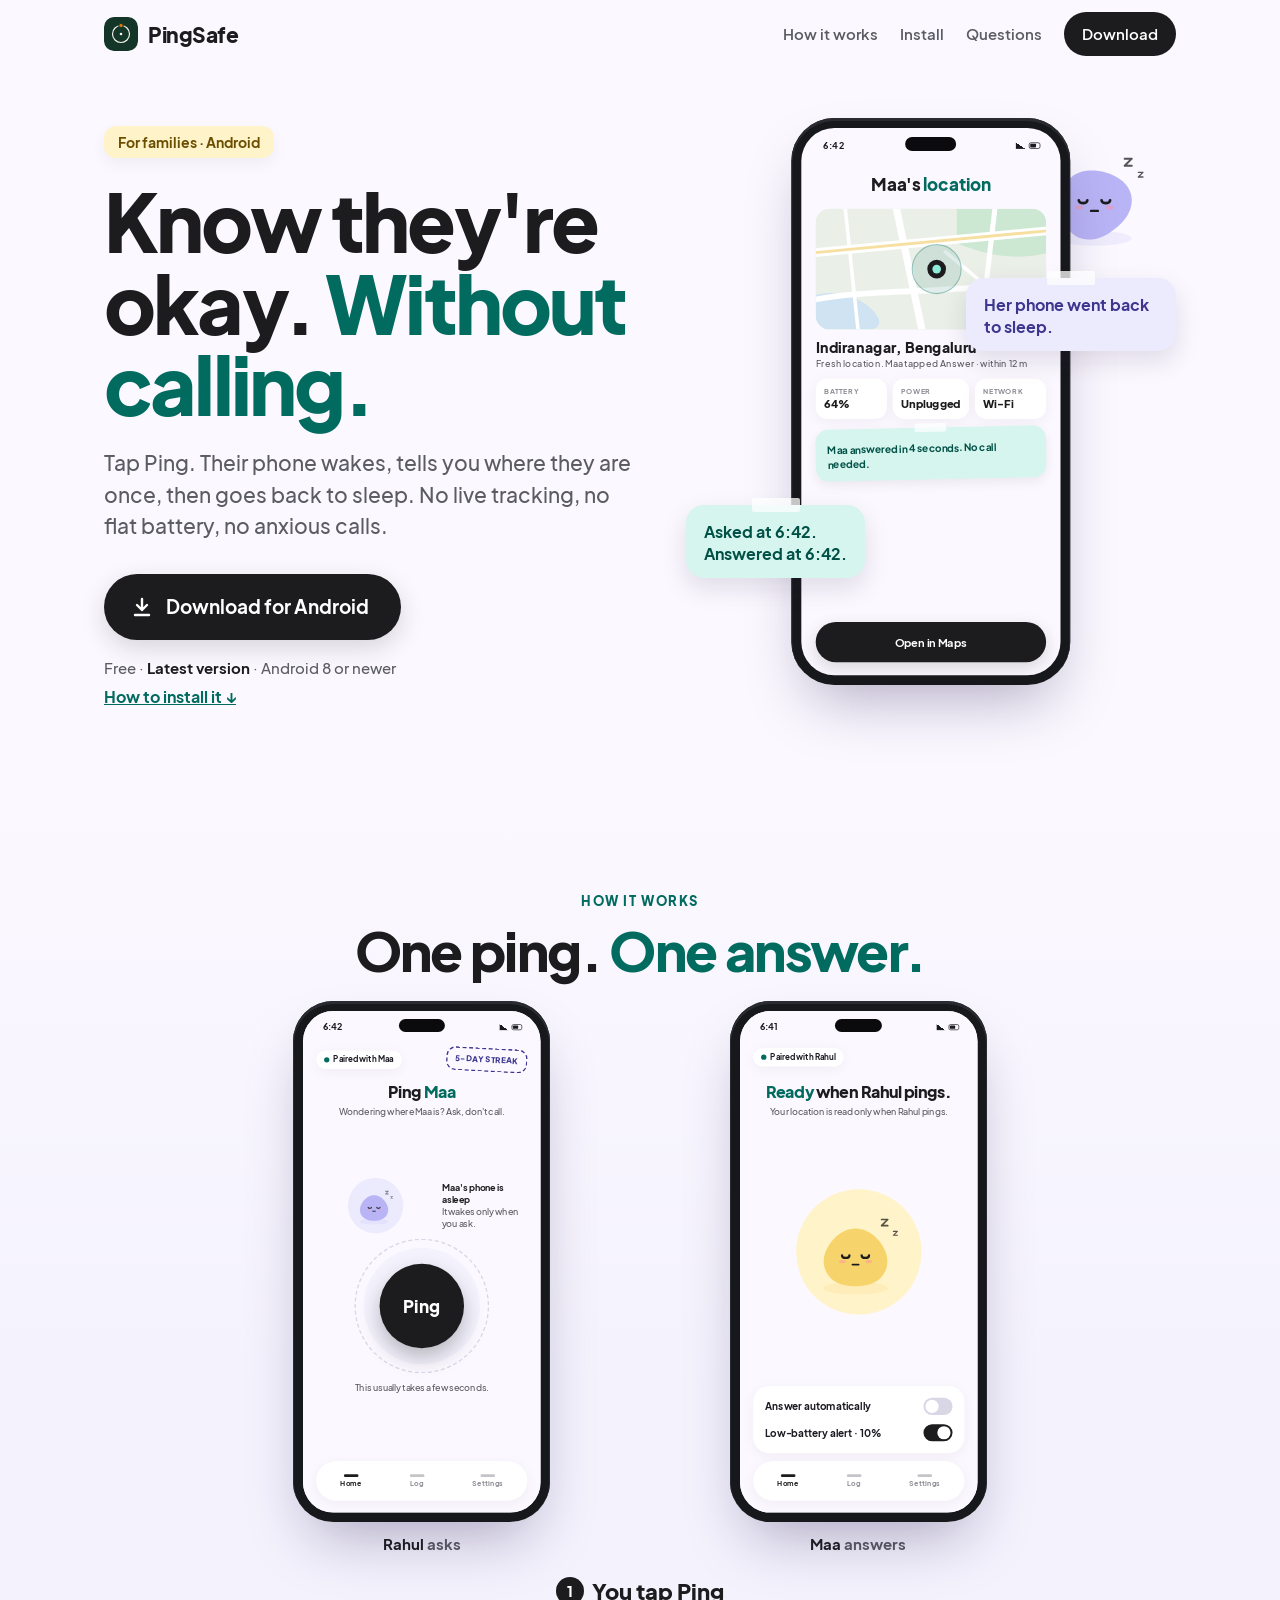
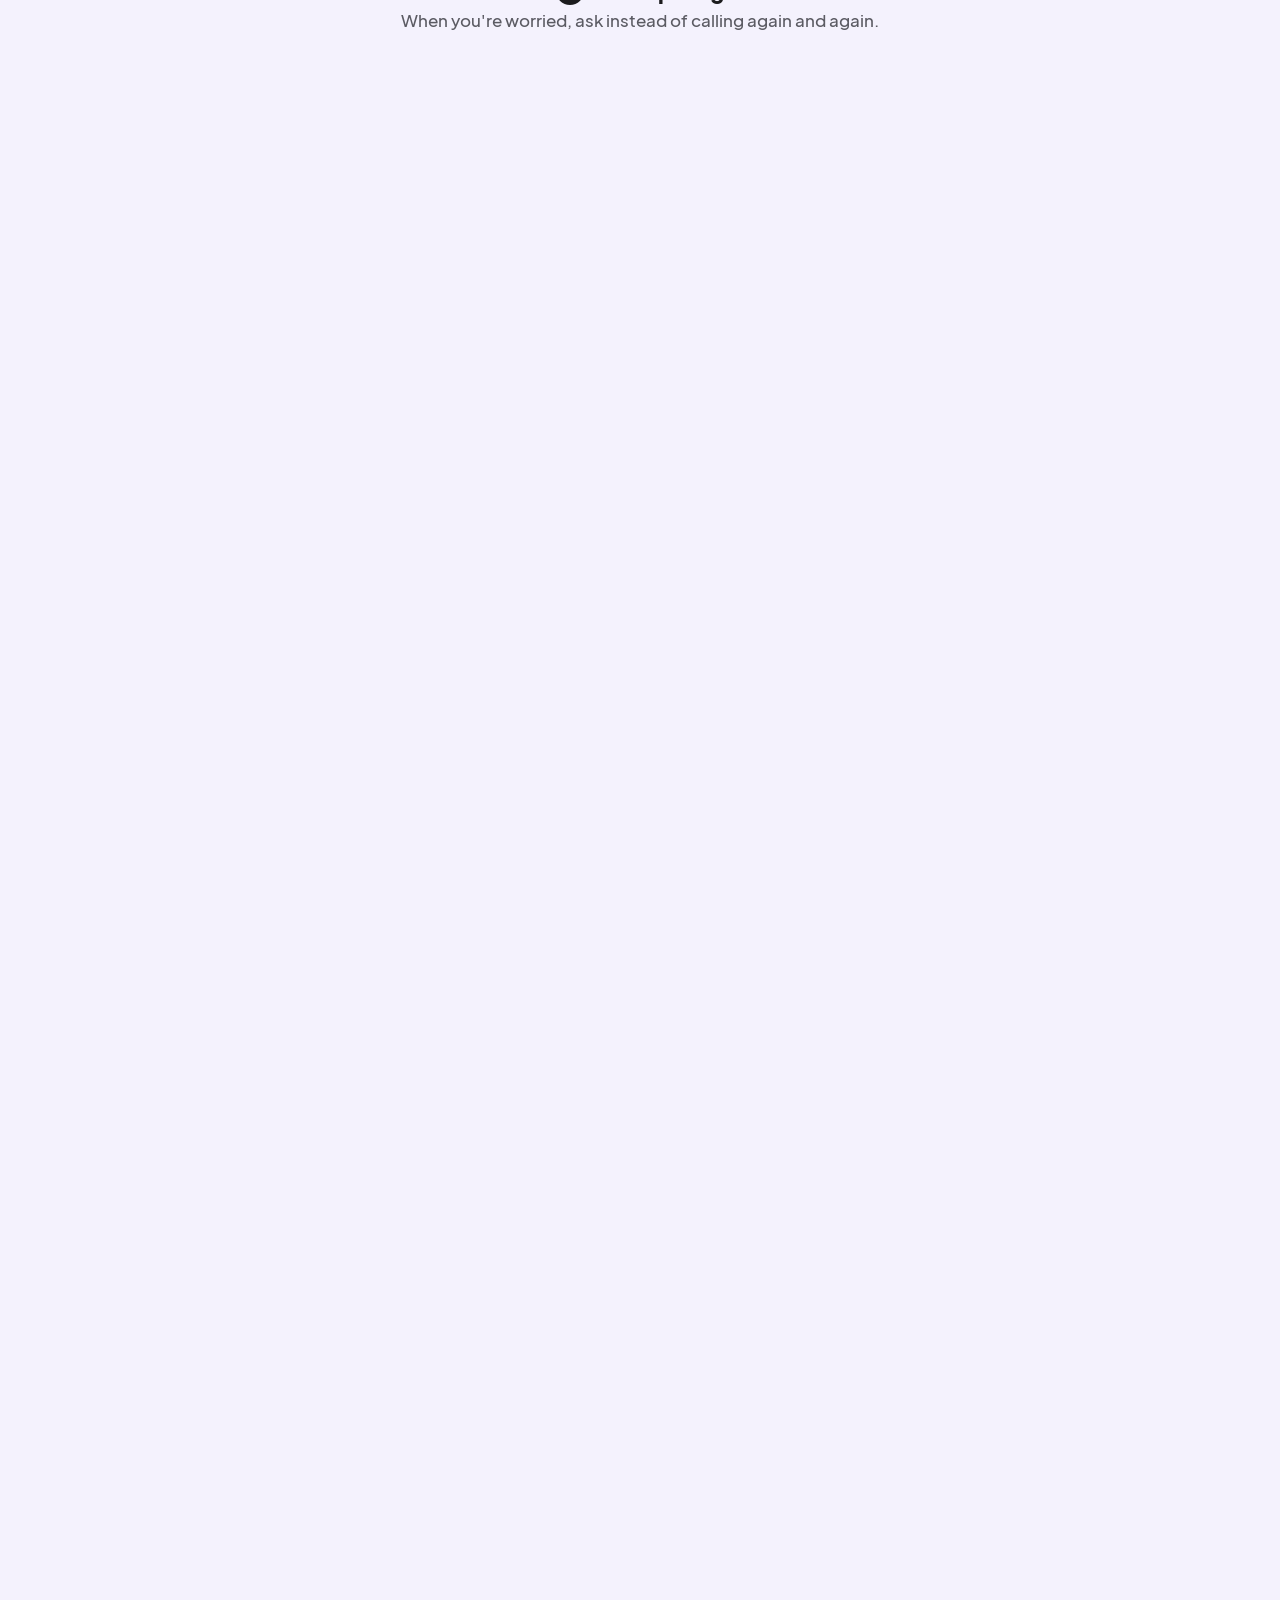
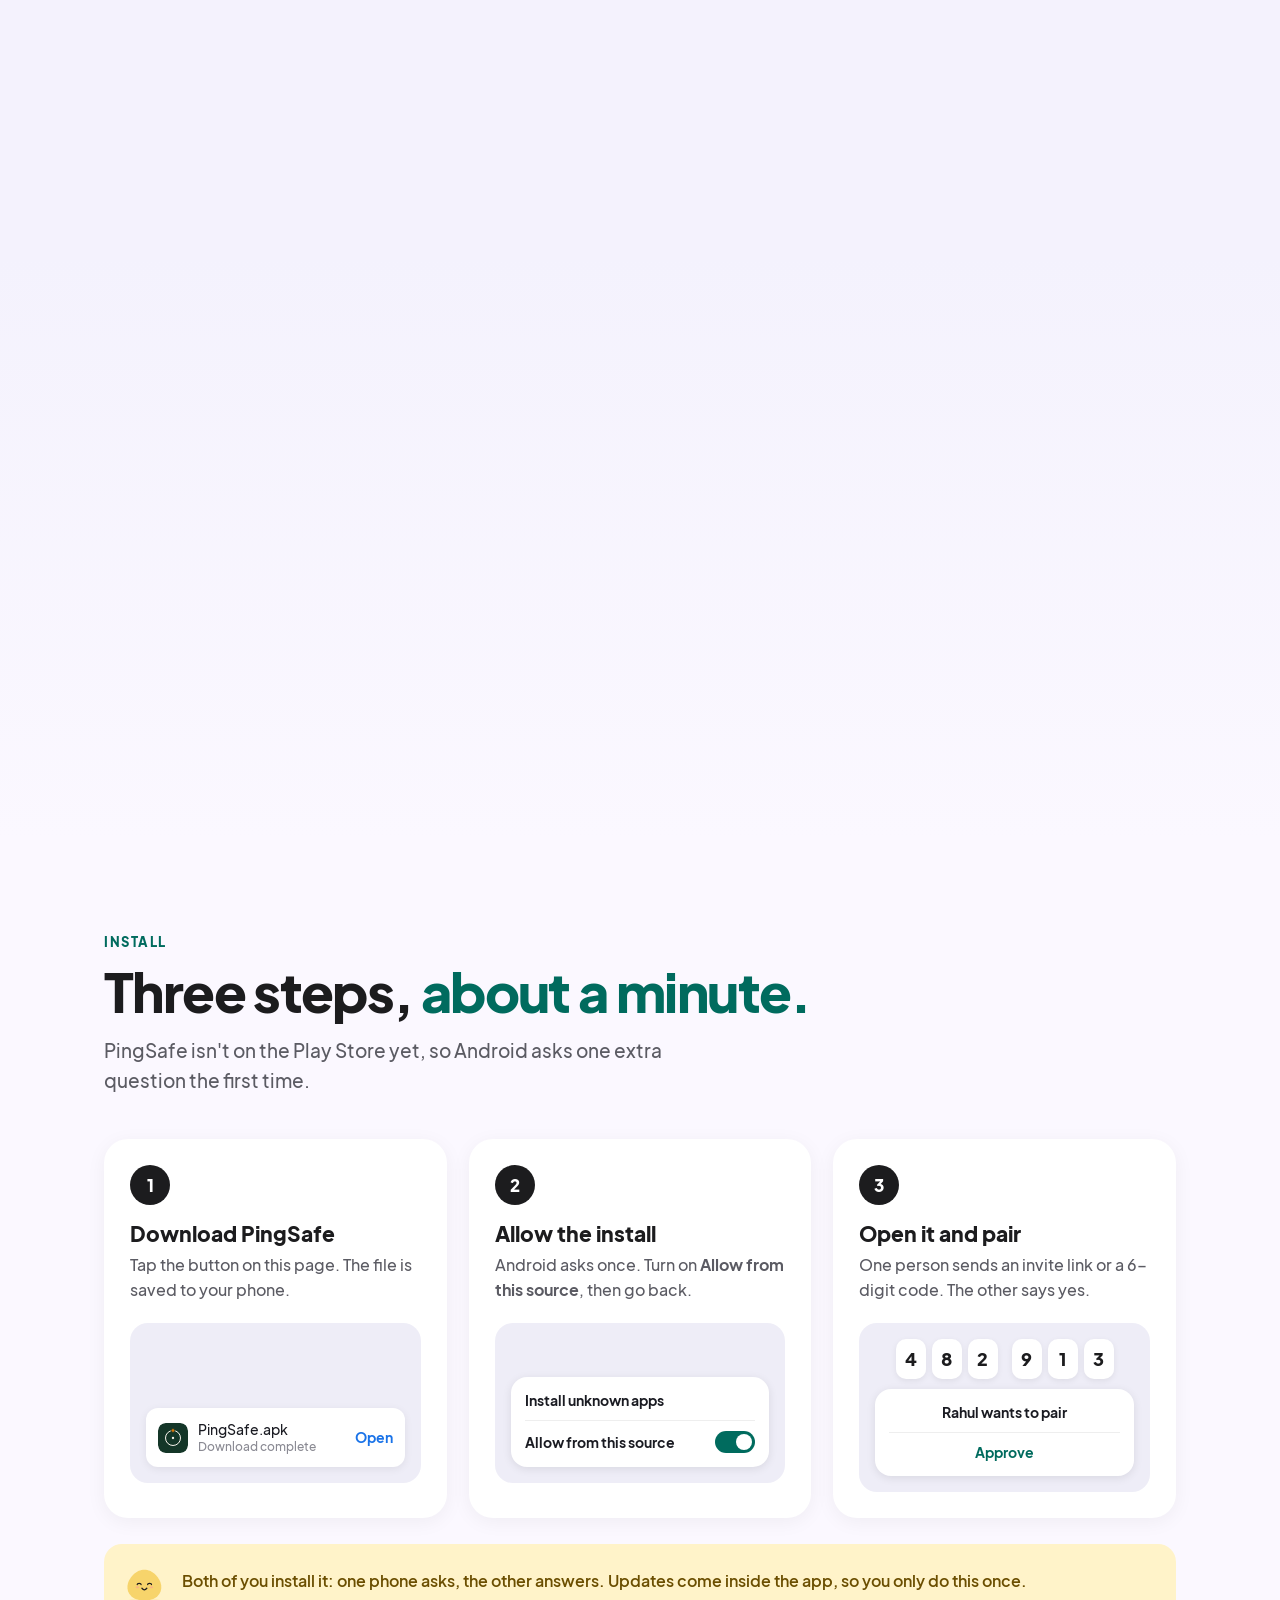
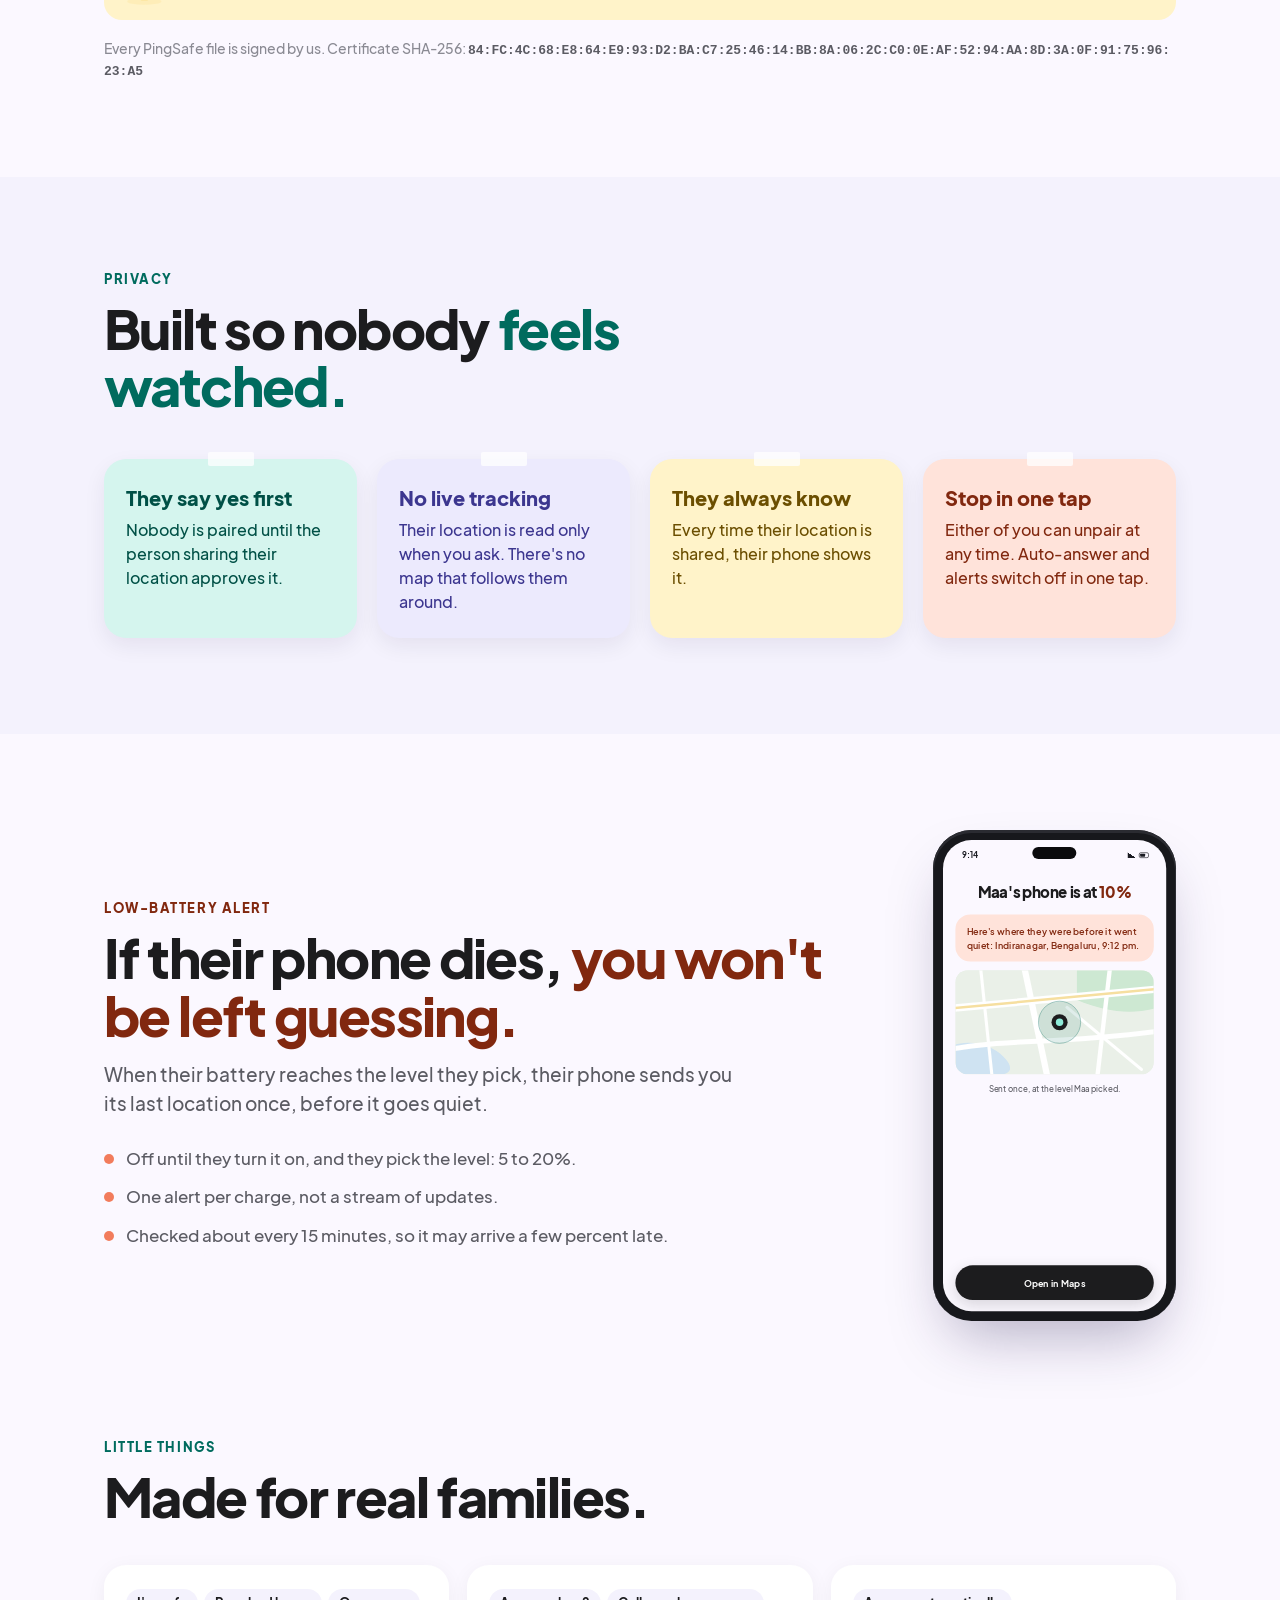
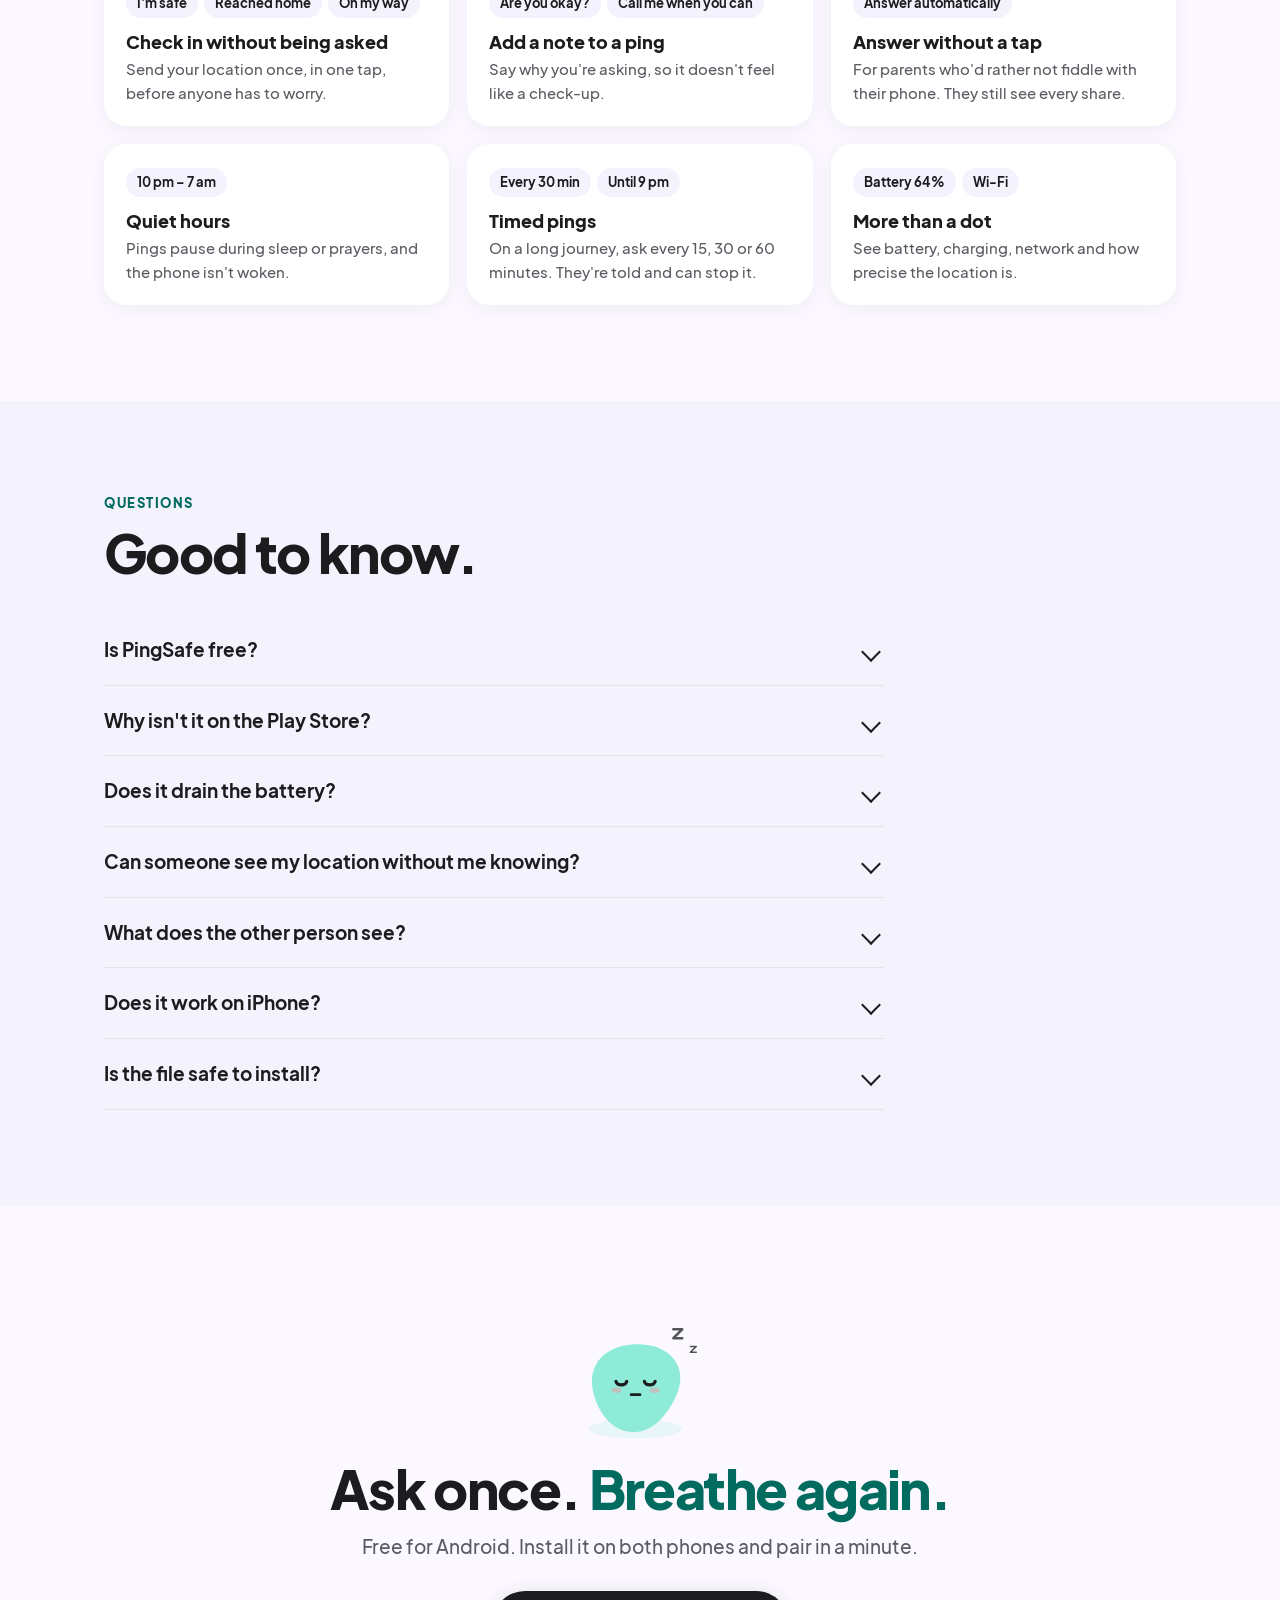
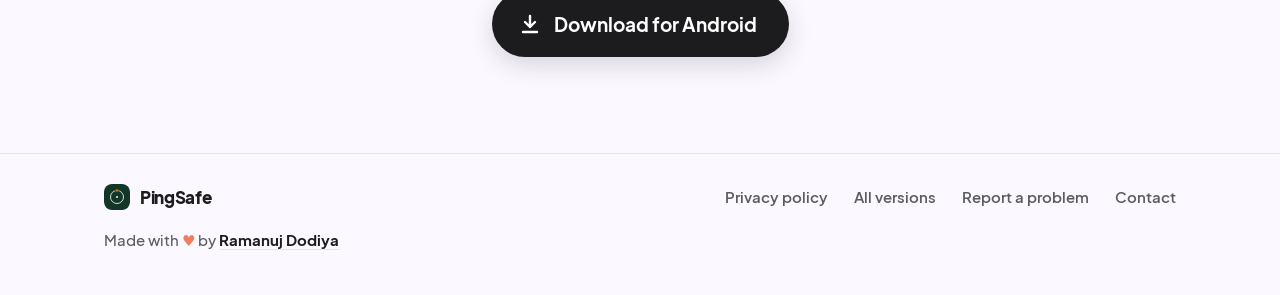
<file: index.html>
<!DOCTYPE html>
<html lang="en">
<head>
<meta charset="utf-8">
<meta name="viewport" content="width=device-width, initial-scale=1">
<title>PingSafe · Know they're okay, without calling</title>
<meta name="description" content="Tap Ping and see where someone you love is, with their battery and the time. Their phone sleeps until you ask. No live tracking. Free for Android.">
<meta name="theme-color" content="#FBF8FF">
<link rel="icon" href="assets/icon.svg" type="image/svg+xml">
<link rel="apple-touch-icon" href="assets/icon-180.png">
<meta property="og:type" content="website">
<meta property="og:url" content="https://pingsafeapp.github.io/">
<meta property="og:title" content="PingSafe · Know they're okay, without calling">
<meta property="og:description" content="Ask once, they answer once, and their phone goes back to sleep. No live tracking. Free for Android.">
<meta property="og:image" content="https://pingsafeapp.github.io/assets/og.png">
<meta name="twitter:card" content="summary_large_image">
<link rel="preload" href="assets/fonts/plus_jakarta_sans_extrabold.ttf" as="font" type="font/ttf" crossorigin>
<link rel="stylesheet" href="assets/ui.css">
<link rel="stylesheet" href="assets/site.css">
<script>document.documentElement.classList.toggle('js-motion', !matchMedia('(prefers-reduced-motion: reduce)').matches)</script>
</head>
<body>
<a class="skip" href="#main">Skip to content</a>

<header class="site-head">
  <div class="wrap">
    <a class="brand" href="#top"><img src="assets/icon.svg" alt="">PingSafe</a>
    <nav aria-label="Page">
      <a href="#how">How it works</a>
      <a href="#install">Install</a>
      <a href="#faq">Questions</a>
      <a class="btn-sm" href="https://github.com/ramanujdodiya22/pingsafe-releases/releases/latest/download/PingSafe.apk">Download</a>
    </nav>
  </div>
</header>

<main id="main">
  <!-- Hero: the answer is the hero picture; the button is the one action. -->
  <div class="wrap hero" id="top">
    <div>
      <span class="eyebrow" data-in="note">For families · Android</span>
      <h1 data-in="title">Know they're okay. <em>Without calling.</em></h1>
      <p class="lead" data-in="text">Tap Ping. Their phone wakes, tells you where they are once, then goes back to sleep. No live tracking, no flat battery, no anxious calls.</p>
      <div data-in="text">
        <a class="btn" id="download" href="https://github.com/ramanujdodiya22/pingsafe-releases/releases/latest/download/PingSafe.apk">
          <svg viewBox="0 0 24 24" fill="none" stroke="currentColor" stroke-width="2.4" stroke-linecap="round" stroke-linejoin="round"><path d="M12 4v11m0 0-5-5m5 5 5-5M5 20h14"/></svg>
          Download for Android
        </a>
        <p class="meta">Free · <b data-version>Latest version</b><span data-size></span> · Android 8 or newer</p>
        <a class="howlink" href="#install">How to install it ↓</a>
      </div>
    </div>
    <div class="hero-art" aria-hidden="true">
      <i class="blob peek" data-color="#B9B4F5" data-mood="sleepy" data-seed="2" data-in="pop"></i>
      <div data-phone="checkerResult" data-s=".72"></div>
      <div class="sticky s1" data-in="drop">Asked at 6:42.<br>Answered at 6:42.</div>
      <div class="sticky s2" data-in="drop">Her phone went back to sleep.</div>
    </div>
  </div>

  <!-- Story: one ping travels from Rahul's phone to Maa's and the answer comes back (scroll-driven). -->
  <section class="story" id="how" aria-labelledby="how-title">
    <div class="story-pin">
      <div class="wrap story-head">
        <p class="kicker">How it works</p>
        <h2 id="how-title">One ping. <em>One answer.</em></h2>
      </div>
      <div class="stage" aria-hidden="true">
        <div>
          <div class="phone" id="ph-a"><div class="scr">
            <div class="sv" data-v="checkerHome"></div><div class="sv" data-v="checkerWaiting"></div><div class="sv" data-v="checkerResult"></div>
          </div></div>
          <p class="who"><b>Rahul</b> asks</p>
        </div>
        <div>
          <div class="phone" id="ph-b"><div class="scr">
            <div class="sv" data-v="sharerHome"></div><div class="sv" data-v="sharerAnswer"></div><div class="sv" data-v="sharerSent"></div>
          </div></div>
          <p class="who"><b>Maa</b> answers</p>
        </div>
        <div class="travel">
          <span class="pulse"></span>
          <span class="answer-card"><i class="blob" data-color="#8EEBD8" data-mood="happy" data-nozz></i>Indiranagar · 64%</span>
        </div>
      </div>
      <div class="beats wrap">
        <p class="beat"><b><span class="n">1</span>You tap Ping</b><span>When you're worried, ask instead of calling again and again.</span></p>
        <p class="beat"><b><span class="n">2</span>Their phone wakes</b><span>They answer with one tap, or let PingSafe answer for them. They always see it.</span></p>
        <p class="beat"><b><span class="n">3</span>Back in seconds</b><span>Place, battery and the time. Then their phone goes back to sleep.</span></p>
      </div>
    </div>
  </section>

  <!-- Install -->
  <section id="install" aria-labelledby="install-title">
    <div class="wrap">
      <p class="kicker">Install</p>
      <h2 id="install-title">Three steps, <em>about a minute.</em></h2>
      <p class="sub">PingSafe isn't on the Play Store yet, so Android asks one extra question the first time.</p>
      <ol class="steps" role="list">
        <li class="step" data-in="step">
          <div class="num">1</div>
          <h3>Download PingSafe</h3>
          <p>Tap the button on this page. The file is saved to your phone.</p>
          <div class="draw" aria-hidden="true">
            <div class="dl"><img src="assets/icon.svg" alt=""><span class="t">PingSafe.apk<small>Download complete</small></span><b>Open</b></div>
          </div>
        </li>
        <li class="step" data-in="step">
          <div class="num">2</div>
          <h3>Allow the install</h3>
          <p>Android asks once. Turn on <b>Allow from this source</b>, then go back.</p>
          <div class="draw" aria-hidden="true">
            <div class="dialog"><b>Install unknown apps</b><div class="row">Allow from this source<span class="toggle"></span></div></div>
          </div>
        </li>
        <li class="step" data-in="step">
          <div class="num">3</div>
          <h3>Open it and pair</h3>
          <p>One person sends an invite link or a 6-digit code. The other says yes.</p>
          <div class="draw" aria-hidden="true">
            <div class="code"><span>4</span><span>8</span><span>2</span><span>9</span><span>1</span><span>3</span></div>
            <div class="dialog" style="text-align:center"><b>Rahul wants to pair</b><div class="row" style="justify-content:center;color:var(--teal)">Approve</div></div>
          </div>
        </li>
      </ol>
      <p class="both" data-in="text"><i class="blob" data-color="#F7D46B" data-mood="happy" data-nozz></i>Both of you install it: one phone asks, the other answers. Updates come inside the app, so you only do this once.</p>
      <p class="signed">Every PingSafe file is signed by us. Certificate SHA-256: <code>84:FC:4C:68:E8:64:E9:93:D2:BA:C7:25:46:14:BB:8A:06:2C:C0:0E:AF:52:94:AA:8D:3A:0F:91:75:96:23:A5</code></p>
    </div>
  </section>

  <!-- Promises -->
  <section aria-labelledby="prom-title" style="background:var(--low)">
    <div class="wrap">
      <p class="kicker">Privacy</p>
      <h2 id="prom-title">Built so nobody <em>feels watched.</em></h2>
      <div class="promises">
        <div class="promise" data-in="drop"><h3>They say yes first</h3><p>Nobody is paired until the person sharing their location approves it.</p></div>
        <div class="promise" data-in="drop"><h3>No live tracking</h3><p>Their location is read only when you ask. There's no map that follows them around.</p></div>
        <div class="promise" data-in="drop"><h3>They always know</h3><p>Every time their location is shared, their phone shows it.</p></div>
        <div class="promise" data-in="drop"><h3>Stop in one tap</h3><p>Either of you can unpair at any time. Auto-answer and alerts switch off in one tap.</p></div>
      </div>
    </div>
  </section>

  <!-- Low battery -->
  <section aria-labelledby="bat-title">
    <div class="wrap split">
      <div>
        <p class="kicker" style="color:var(--coral-i)">Low-battery alert</p>
        <h2 id="bat-title">If their phone dies, <em style="color:var(--coral-i)">you won't be left guessing.</em></h2>
        <p class="sub">When their battery reaches the level they pick, their phone sends you its last location once, before it goes quiet.</p>
        <ul class="facts">
          <li>Off until they turn it on, and they pick the level: 5 to 20%.</li>
          <li>One alert per charge, not a stream of updates.</li>
          <li>Checked about every 15 minutes, so it may arrive a few percent late.</li>
        </ul>
      </div>
      <div data-phone="lowBattery" data-s=".62" data-in="rise"></div>
    </div>
  </section>

  <!-- More -->
  <section aria-labelledby="more-title" style="padding-top:24px">
    <div class="wrap">
      <p class="kicker">Little things</p>
      <h2 id="more-title">Made for real families.</h2>
      <div class="more">
        <div class="tile" data-in="tile"><div class="tag"><span>I'm safe</span><span>Reached home</span><span>On my way</span></div><h3>Check in without being asked</h3><p>Send your location once, in one tap, before anyone has to worry.</p></div>
        <div class="tile" data-in="tile"><div class="tag"><span>Are you okay?</span><span>Call me when you can</span></div><h3>Add a note to a ping</h3><p>Say why you're asking, so it doesn't feel like a check-up.</p></div>
        <div class="tile" data-in="tile"><div class="tag"><span>Answer automatically</span></div><h3>Answer without a tap</h3><p>For parents who'd rather not fiddle with their phone. They still see every share.</p></div>
        <div class="tile" data-in="tile"><div class="tag"><span>10 pm – 7 am</span></div><h3>Quiet hours</h3><p>Pings pause during sleep or prayers, and the phone isn't woken.</p></div>
        <div class="tile" data-in="tile"><div class="tag"><span>Every 30 min</span><span>Until 9 pm</span></div><h3>Timed pings</h3><p>On a long journey, ask every 15, 30 or 60 minutes. They're told and can stop it.</p></div>
        <div class="tile" data-in="tile"><div class="tag"><span>Battery 64%</span><span>Wi-Fi</span></div><h3>More than a dot</h3><p>See battery, charging, network and how precise the location is.</p></div>
      </div>
    </div>
  </section>

  <!-- FAQ -->
  <section id="faq" aria-labelledby="faq-title" style="background:var(--low)">
    <div class="wrap">
      <p class="kicker">Questions</p>
      <h2 id="faq-title">Good to know.</h2>
      <div class="faq">
        <details><summary>Is PingSafe free?</summary><p>Yes. No account, no ads, nothing to buy.</p></details>
        <details><summary>Why isn't it on the Play Store?</summary><p>PingSafe is in testing. Until it's on the Play Store you install the file from this page, and the app tells you when a new version is ready.</p></details>
        <details><summary>Does it drain the battery?</summary><p>Very little. PingSafe never tracks location in the background. Their phone sleeps until you ask, reads its location once, and sleeps again. The only background task is the low-battery alert, and only if they turn it on: it checks the battery level (not the location) about every 15 minutes.</p></details>
        <details><summary>Can someone see my location without me knowing?</summary><p>No. You approve every pairing, your phone shows every time your location is shared, and you can unpair in one tap.</p></details>
        <details><summary>What does the other person see?</summary><p>The place, how precise it is, your battery, whether you're charging, your network and the time. Our server keeps only the latest answer, for about an hour.</p></details>
        <details><summary>Does it work on iPhone?</summary><p>Not yet. PingSafe is for Android 8 or newer, on both phones.</p></details>
        <details><summary>Is the file safe to install?</summary><p>It comes straight from PingSafe's GitHub page and is signed with our certificate (the SHA-256 is listed above). Android only installs updates signed with the same certificate.</p></details>
      </div>
    </div>
  </section>

  <div class="wrap final">
    <i class="blob" data-color="#8EEBD8" data-mood="sleepy" data-seed="3" data-in="pop"></i>
    <h2>Ask once. <em>Breathe again.</em></h2>
    <p class="sub">Free for Android. Install it on both phones and pair in a minute.</p>
    <a class="btn" href="https://github.com/ramanujdodiya22/pingsafe-releases/releases/latest/download/PingSafe.apk">
      <svg viewBox="0 0 24 24" fill="none" stroke="currentColor" stroke-width="2.4" stroke-linecap="round" stroke-linejoin="round"><path d="M12 4v11m0 0-5-5m5 5 5-5M5 20h14"/></svg>
      Download for Android
    </a>
  </div>
</main>

<footer>
  <div class="wrap">
    <a class="brand" href="#top" style="font-size:17px"><img src="assets/icon.svg" alt="" style="width:26px;height:26px;border-radius:8px">PingSafe</a>
    <span class="grow"></span>
    <a href="privacy.html">Privacy policy</a>
    <a href="https://github.com/ramanujdodiya22/pingsafe-releases/releases">All versions</a>
    <a href="https://github.com/ramanujdodiya22/pingsafe-releases/issues">Report a problem</a>
    <a href="mailto:ramanujdodiya22@gmail.com">Contact</a>
  </div>
  <div class="wrap credit">
    <p>Made with <span class="heart" aria-label="love">♥</span> by <a href="https://in.linkedin.com/in/ramanujdodiya" rel="me noopener">Ramanuj Dodiya</a></p>
  </div>
</footer>

<script src="assets/blob.js"></script>
<script src="assets/screens.js"></script>
<script src="assets/vendor/gsap.min.js"></script>
<script src="assets/vendor/ScrollTrigger.min.js"></script>
<script src="assets/vendor/lenis.min.js"></script>
<script src="assets/site.js"></script>
</body>
</html>
</file>
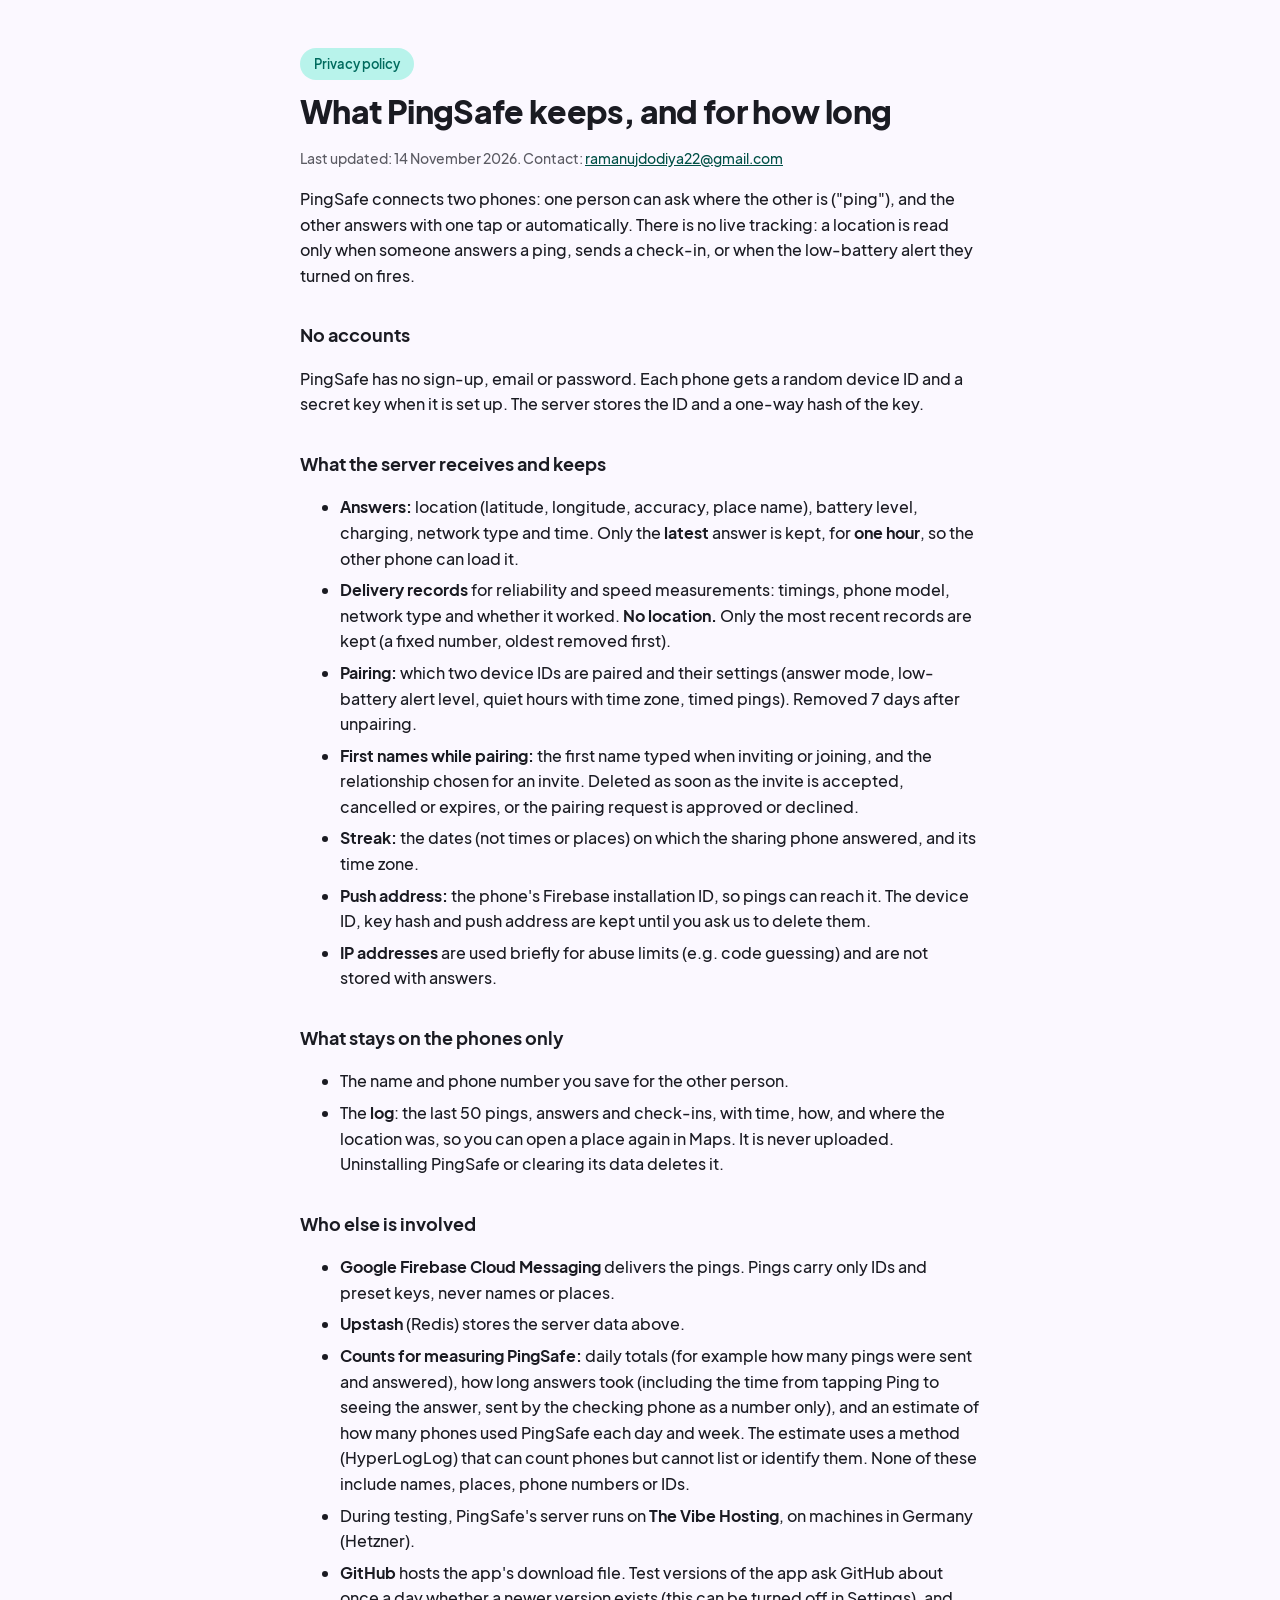
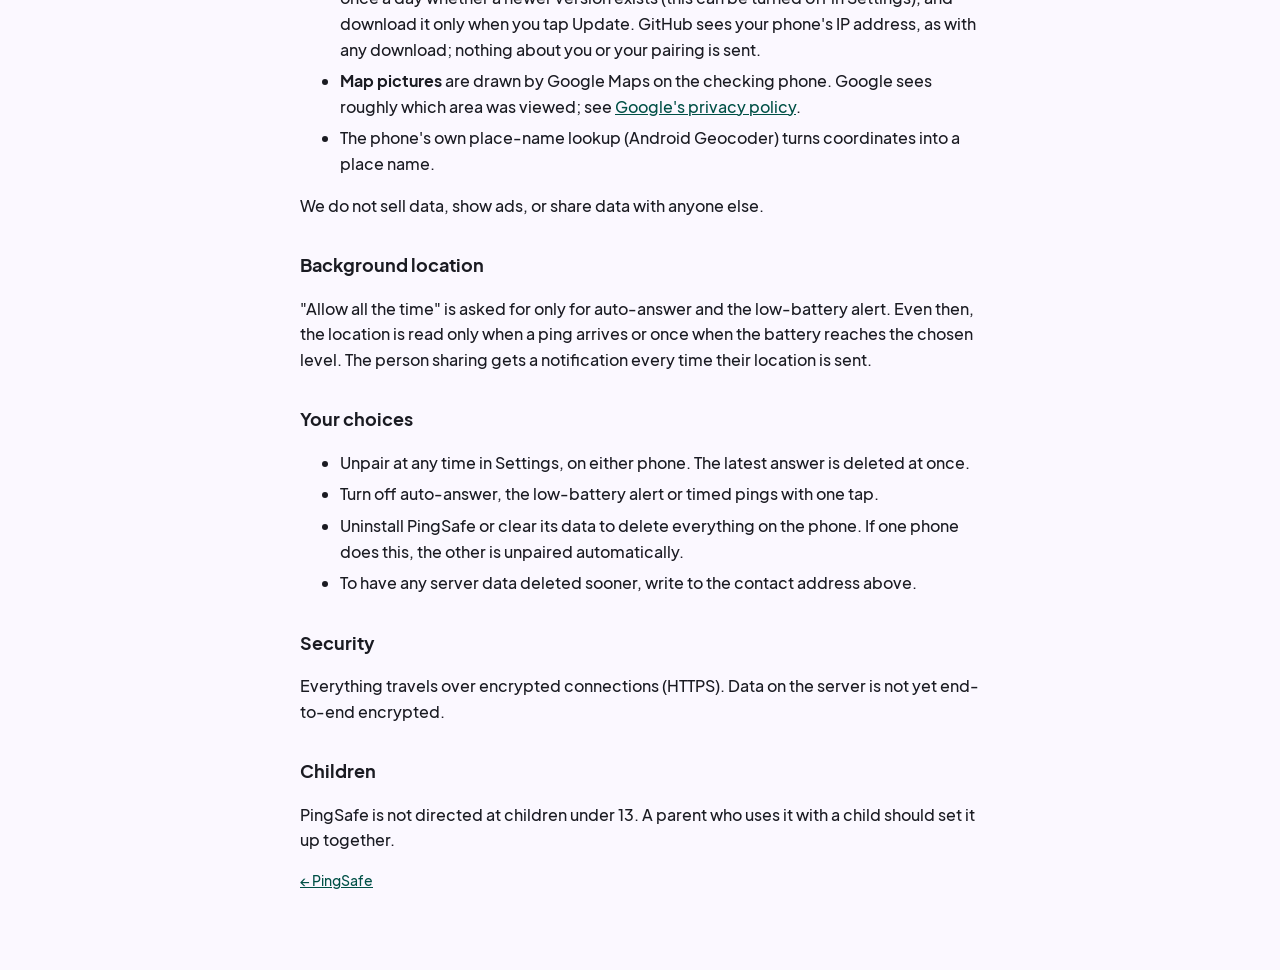
<file: privacy.html>
<!DOCTYPE html>
<html lang="en">
<head>
<meta charset="utf-8">
<meta name="viewport" content="width=device-width, initial-scale=1">
<title>PingSafe · Privacy policy</title>
<link rel="icon" href="assets/icon.svg" type="image/svg+xml">
<link rel="stylesheet" href="assets/ui.css">
<link rel="stylesheet" href="style.css">
</head>
<body>
<main>
<p class="badge">Privacy policy</p>
<h1>What PingSafe keeps, and for how long</h1>
<p class="muted">Last updated: 14 November 2026. Contact: <a href="mailto:ramanujdodiya22@gmail.com">ramanujdodiya22@gmail.com</a></p>

<p>PingSafe connects two phones: one person can ask where the other is ("ping"), and the other answers with one
tap or automatically. There is no live tracking: a location is read only when someone answers a ping, sends a
check-in, or when the low-battery alert they turned on fires.</p>

<h2>No accounts</h2>
<p>PingSafe has no sign-up, email or password. Each phone gets a random device ID and a secret key when it is set
up. The server stores the ID and a one-way hash of the key.</p>

<h2>What the server receives and keeps</h2>
<ul>
<li><b>Answers:</b> location (latitude, longitude, accuracy, place name), battery level, charging, network type
and time. Only the <b>latest</b> answer is kept, for <b>one hour</b>, so the other phone can load it.</li>
<li><b>Delivery records</b> for reliability and speed measurements: timings, phone model, network type and whether
it worked. <b>No location.</b> Only the most recent records are kept (a fixed number, oldest removed first).</li>
<li><b>Pairing:</b> which two device IDs are paired and their settings (answer mode, low-battery alert level,
quiet hours with time zone, timed pings). Removed 7 days after unpairing.</li>
<li><b>First names while pairing:</b> the first name typed when inviting or joining, and the relationship
chosen for an invite. Deleted as soon as the invite is accepted, cancelled or expires, or the pairing request is
approved or declined.</li>
<li><b>Streak:</b> the dates (not times or places) on which the sharing phone answered, and its time zone.</li>
<li><b>Push address:</b> the phone's Firebase installation ID, so pings can reach it. The device ID, key hash and push address are kept until you ask us to delete them.</li>
<li><b>IP addresses</b> are used briefly for abuse limits (e.g. code guessing) and are not stored with answers.</li>
</ul>

<h2>What stays on the phones only</h2>
<ul>
<li>The name and phone number you save for the other person.</li>
<li>The <b>log</b>: the last 50 pings, answers and check-ins, with time, how, and where the location was, so you
can open a place again in Maps. It is never uploaded. Uninstalling PingSafe or clearing its data deletes it.</li>
</ul>

<h2>Who else is involved</h2>
<ul>
<li><b>Google Firebase Cloud Messaging</b> delivers the pings. Pings carry only IDs and preset keys, never names
or places.</li>
<li><b>Upstash</b> (Redis) stores the server data above.</li>
<li><b>Counts for measuring PingSafe:</b> daily totals (for example how many pings were sent and answered),
how long answers took (including the time from tapping Ping to seeing the answer, sent by the checking phone as a
number only), and an estimate of how many phones used PingSafe each day and week. The estimate uses a method
(HyperLogLog) that can count phones but cannot list or identify them. None of these include names, places, phone
numbers or IDs.</li>
<li>During testing, PingSafe's server runs on <b>The Vibe Hosting</b>, on machines in Germany (Hetzner).</li>
<li><b>GitHub</b> hosts the app's download file. Test versions of the app ask GitHub about once a day whether a
newer version exists (this can be turned off in Settings), and download it only when you tap Update. GitHub sees
your phone's IP address, as with any download; nothing about you or your pairing is sent.</li>
<li><b>Map pictures</b> are drawn by Google Maps on the checking phone. Google sees roughly which area was
viewed; see <a href="https://policies.google.com/privacy">Google's privacy policy</a>.</li>
<li>The phone's own place-name lookup (Android Geocoder) turns coordinates into a place name.</li>
</ul>
<p>We do not sell data, show ads, or share data with anyone else.</p>

<h2>Background location</h2>
<p>"Allow all the time" is asked for only for auto-answer and the low-battery alert. Even then, the location is
read only when a ping arrives or once when the battery reaches the chosen level. The person sharing gets a
notification every time their location is sent.</p>

<h2>Your choices</h2>
<ul>
<li>Unpair at any time in Settings, on either phone. The latest answer is deleted at once.</li>
<li>Turn off auto-answer, the low-battery alert or timed pings with one tap.</li>
<li>Uninstall PingSafe or clear its data to delete everything on the phone. If one phone does this, the other is
unpaired automatically.</li>
<li>To have any server data deleted sooner, write to the contact address above.</li>
</ul>

<h2>Security</h2>
<p>Everything travels over encrypted connections (HTTPS). Data on the server is not yet end-to-end encrypted.</p>

<h2>Children</h2>
<p>PingSafe is not directed at children under 13. A parent who uses it with a child should set it up together.</p>

<p class="muted"><a href="index.html">← PingSafe</a></p>
</main>
</body>
</html>
</file>
<file: assets/ui.css>
/* PingSafe brand tokens + phone mockups. Shared by the website (site/) and the promo kit (promo/).
   Values come from the app (ui/theme/Theme.kt) and docs/design/stitch-v2/DESIGN.md. */
@font-face{font-family:'Jakarta';font-weight:400;src:url(fonts/plus_jakarta_sans_regular.ttf) format('truetype');font-display:swap}
@font-face{font-family:'Jakarta';font-weight:500;src:url(fonts/plus_jakarta_sans_medium.ttf) format('truetype');font-display:swap}
@font-face{font-family:'Jakarta';font-weight:600;src:url(fonts/plus_jakarta_sans_semibold.ttf) format('truetype');font-display:swap}
@font-face{font-family:'Jakarta';font-weight:700;src:url(fonts/plus_jakarta_sans_bold.ttf) format('truetype');font-display:swap}
@font-face{font-family:'Jakarta';font-weight:800;src:url(fonts/plus_jakarta_sans_extrabold.ttf) format('truetype');font-display:swap}

:root{
  --canvas:#FBF8FF; --card:#FFFFFF; --low:#F4F2FD; --cont:#EEEDF7; --high:#E8E7F1;
  --ink:#1A1B22; --slate:#1C1C1E; --muted:#5B5B63; --faint:#8A8A93; --rule:#E4E4E7;
  --teal:#006B5E;
  --mint:#8EEBD8; --mint-t:#D5F5EE; --mint-i:#005046;
  --coral:#F27C5C; --coral-t:#FFE3DA; --coral-i:#81280F;
  --butter:#F7D46B; --butter-t:#FFF3C9; --butter-i:#6B4E00;
  --lilac:#B9B4F5; --lilac-t:#ECEAFD; --lilac-i:#3C368F;
  --sky:#9CCDEB; --sky-t:#DDF0FA; --sky-i:#0D4A6B;
  --forest:#143628; --amber:#D97706; --cream:#F7F3EC;
  --shadow-card:0 4px 20px rgba(0,0,0,.05);
  --shadow-pill:0 8px 24px rgba(28,28,30,.16);
}
i.blob{display:inline-block;font-style:normal;line-height:0}
i.blob svg{width:100%;height:100%;overflow:visible}

/* ── Phone frame: the screen is laid out at 360×760 and scaled by --s ─────── */
.phone{--s:.8;box-sizing:border-box;position:relative;width:calc(360px * var(--s) + 20px);height:calc(760px * var(--s) + 20px);
  padding:10px;border-radius:calc(46px * var(--s) + 10px);background:#17181C;
  box-shadow:0 30px 60px -18px rgba(40,30,80,.35),0 2px 0 1px #2A2B31 inset;flex:none}
.phone::before{content:"";position:absolute;top:calc(10px + 12px * var(--s));left:50%;width:calc(70px * var(--s));height:calc(20px * var(--s));
  translate:-50% 0;border-radius:20px;background:#0B0B0D;z-index:3}
.phone .scr{position:absolute;left:10px;top:10px;width:360px;height:760px;transform:scale(var(--s));transform-origin:0 0;
  border-radius:46px;overflow:hidden;background:var(--canvas)}
.scr .layer{position:absolute;inset:0;display:flex;flex-direction:column;padding:56px 20px 18px;font-family:'Jakarta',system-ui,sans-serif;color:var(--ink);
  font-size:15px;line-height:22px;font-weight:500}
.scr .sb{position:absolute;top:16px;left:30px;right:28px;display:flex;justify-content:space-between;font:700 13px 'Jakarta';color:var(--ink);z-index:2}
.scr .sb span:last-child{display:flex;gap:5px;align-items:center}
.scr .sb i{display:inline-block;width:16px;height:9px;border:1.6px solid var(--ink);border-radius:3px;position:relative}
.scr .sb i::after{content:"";position:absolute;inset:1px;right:5px;background:var(--ink);border-radius:1px}
.scr .sb b{display:inline-block;width:13px;height:9px;background:linear-gradient(to top right,var(--ink) 50%,transparent 50%)}

.scr h3{font:800 24px/32px 'Jakarta';letter-spacing:-.015em;text-align:center;margin:6px 0 6px;color:var(--slate)}
.scr h3 em{font-style:normal;color:var(--teal)}
.scr .cap{font:500 13px/18px 'Jakarta';color:var(--muted);text-align:center}
.scr .top{display:flex;align-items:center;justify-content:space-between;margin-bottom:8px}
.scr .chip{display:inline-flex;align-items:center;gap:6px;padding:6px 12px;border-radius:99px;font:700 12px/16px 'Jakarta';background:var(--card);box-shadow:var(--shadow-card)}
.scr .dot{width:8px;height:8px;border-radius:50%;background:var(--teal)}
.scr .card{background:var(--card);border-radius:24px;padding:18px;box-shadow:var(--shadow-card)}
.scr .tint{border-radius:24px;padding:16px 18px}
.scr .pill{display:flex;align-items:center;justify-content:center;height:56px;border-radius:99px;background:var(--slate);color:#fff;font:700 15px 'Jakarta';box-shadow:var(--shadow-pill)}
.scr .pill.light{background:var(--card);color:var(--ink);box-shadow:var(--shadow-card)}
.scr .label{font:700 11px/16px 'Jakarta';letter-spacing:.08em;color:var(--faint);text-align:center}
.scr .grow{flex:1}
.scr .dock{display:flex;justify-content:space-around;align-items:center;height:60px;border-radius:30px;background:var(--card);box-shadow:var(--shadow-card);margin-top:12px;font:700 11px 'Jakarta';color:var(--faint)}
.scr .dock span{display:flex;flex-direction:column;align-items:center;gap:3px}
.scr .dock span::before{content:"";width:22px;height:4px;border-radius:2px;background:currentColor;opacity:.5}
.scr .dock .on{color:var(--slate)}
.scr .dock .on::before{opacity:1}

/* halo + blob */
.scr .halo{display:grid;place-items:center;border-radius:50%;margin:0 auto}
/* the round Ping button inside its ring */
.scr .ring{position:relative;width:176px;height:176px;margin:0 auto;border-radius:50%;display:grid;place-items:center;background:var(--low)}
.scr .ring::before{content:"";position:absolute;inset:-14px;border-radius:50%;border:2px dashed #D9D7E6}
.scr .ringbtn{width:128px;height:128px;border-radius:50%;background:var(--slate);color:#fff;display:grid;place-items:center;font:800 26px 'Jakarta';box-shadow:0 14px 30px rgba(28,28,30,.28)}
/* map picture on the answer */
.scr .map{position:relative;height:168px;border-radius:20px;overflow:hidden;background:#EAF0E8}
.scr .map svg{position:absolute;inset:0;width:100%;height:100%}
.scr .stat{display:grid;grid-template-columns:repeat(3,1fr);gap:8px}
.scr .stat div{background:var(--card);border-radius:16px;padding:10px 12px;box-shadow:var(--shadow-card)}
.scr .stat small{display:block;font:700 10px/14px 'Jakarta';letter-spacing:.06em;color:var(--faint);text-transform:uppercase}
.scr .stat b{font:800 15px/20px 'Jakarta';color:var(--slate)}
.scr .note{position:relative;padding:18px 16px 14px;border-radius:18px;box-shadow:0 6px 16px rgba(0,0,0,.07);font:700 14px/20px 'Jakarta'}
.scr .note::before{content:"";position:absolute;top:-6px;left:50%;width:44px;height:12px;translate:-50% 0;background:rgba(255,255,255,.7);border-radius:2px}
.scr .stamp{display:inline-block;padding:8px 12px;border:2px dashed currentColor;border-radius:14px;font:800 12px/16px 'Jakarta';letter-spacing:.04em;text-transform:uppercase}
.scr .row{display:flex;align-items:center;gap:12px}
.scr .tog{width:44px;height:26px;border-radius:13px;background:var(--slate);position:relative;flex:none}
.scr .tog::after{content:"";position:absolute;top:3px;right:3px;width:20px;height:20px;border-radius:50%;background:#fff}
.scr .tog.off{background:#D9D7E6}.scr .tog.off::after{right:auto;left:3px}

/* Blobs breathe slowly, as in the app; the z z drift up. */
@media (prefers-reduced-motion:no-preference){
  i.blob .body{transform-box:fill-box;transform-origin:50% 100%;animation:ps-breathe 2.6s ease-in-out infinite alternate}
  i.blob .zz{animation:ps-zz 2.6s ease-in-out infinite alternate}
}
@keyframes ps-breathe{to{transform:scale(1.03,.985)}}
@keyframes ps-zz{to{transform:translateY(-3px)}}
</file>
<file: assets/site.css>
/* The PingSafe download page. Brand tokens and phone mockups live in ui.css. */
*{box-sizing:border-box;margin:0;padding:0}
html{-webkit-text-size-adjust:100%}
body{background:var(--canvas);color:var(--ink);font-family:'Jakarta',system-ui,sans-serif;font-size:18px;line-height:1.55;font-weight:500;-webkit-font-smoothing:antialiased;overflow-x:hidden}
a{color:var(--teal)}
img,svg{display:block}
.wrap{max-width:1120px;margin:0 auto;padding:0 24px}
.skip{position:absolute;left:-999px}.skip:focus{left:16px;top:16px;z-index:9;background:#fff;padding:8px 12px;border-radius:8px}

/* header */
.site-head{position:sticky;top:0;z-index:20;background:color-mix(in srgb,var(--canvas) 86%,transparent);backdrop-filter:blur(10px)}
.site-head .wrap{display:flex;align-items:center;gap:12px;height:68px}
.brand{display:flex;align-items:center;gap:10px;text-decoration:none;color:var(--slate);font:800 21px/1 'Jakarta';letter-spacing:-.02em}
.brand img{width:34px;height:34px;border-radius:10px}
.site-head nav{margin-left:auto;display:flex;align-items:center;gap:22px}
.site-head nav a{color:var(--muted);text-decoration:none;font-weight:600;font-size:15px}
.site-head nav a:hover{color:var(--slate)}
.btn-sm{background:var(--slate);color:#fff!important;padding:10px 18px;border-radius:99px}

/* buttons */
.btn{display:inline-flex;align-items:center;gap:12px;background:var(--slate);color:#fff;text-decoration:none;font:700 19px/1 'Jakarta';
  padding:21px 32px 21px 26px;border-radius:99px;box-shadow:var(--shadow-pill);transition:transform .18s cubic-bezier(.3,1.6,.5,1),box-shadow .18s}
.btn svg{width:24px;height:24px}
.btn:hover{box-shadow:0 12px 30px rgba(28,28,30,.24)}
.btn:active{transform:scale(.97)}
.btn:focus-visible,.site-head a:focus-visible,summary:focus-visible{outline:3px solid var(--teal);outline-offset:3px}

/* hero */
.hero{display:grid;grid-template-columns:1.05fr .95fr;gap:40px;align-items:center;padding-top:40px;padding-bottom:72px}
.eyebrow{display:inline-flex;align-items:center;gap:8px;background:var(--butter-t);color:var(--butter-i);font:700 14px/1 'Jakarta';padding:9px 14px;border-radius:12px;rotate:-1.5deg;box-shadow:0 6px 16px rgba(0,0,0,.05)}
h1{font:800 clamp(44px,6.6vw,80px)/1.02 'Jakarta';letter-spacing:-.035em;color:var(--slate);margin:22px 0 22px}
h1 em,h2 em{font-style:normal;color:var(--teal)}
.lead{font-size:21px;line-height:1.5;color:var(--muted);max-width:530px;margin-bottom:32px}
.meta{font-size:15px;color:var(--muted);margin-top:16px}
.meta b{color:var(--slate)}
.howlink{display:inline-block;margin-top:6px;font-weight:700;font-size:16px}
.hero-art{position:relative;height:620px}
.hero-art .phone{position:absolute;left:50%;top:10px;translate:-50% 0;rotate:2.5deg}
.hero-art .sticky{position:absolute;padding:16px 18px 14px;border-radius:18px;font:700 16px/1.35 'Jakarta';box-shadow:0 10px 26px rgba(30,20,60,.12);max-width:210px}
.hero-art .sticky::before{content:"";position:absolute;top:-7px;left:50%;width:48px;height:14px;translate:-50% 0;background:rgba(255,255,255,.75);border-radius:2px}
.hero-art .s1{left:0;bottom:150px;background:var(--mint-t);color:var(--mint-i);rotate:-5deg}
.hero-art .s2{right:0;top:170px;background:var(--lilac-t);color:var(--lilac-i);rotate:4deg}
.hero-art .peek{position:absolute;right:30px;top:40px;width:96px;height:96px}

/* sections */
section{padding:96px 0}
.kicker{font:800 13px/1 'Jakarta';letter-spacing:.12em;text-transform:uppercase;color:var(--teal);margin-bottom:14px}
h2{font:800 clamp(34px,4.6vw,54px)/1.06 'Jakarta';letter-spacing:-.03em;color:var(--slate);max-width:760px}
.sub{font-size:19px;color:var(--muted);max-width:640px;margin-top:16px}

/* story: one ping, one answer (pinned, scroll-driven) */
.story{padding:0;background:linear-gradient(var(--canvas),var(--low) 18%,var(--low) 82%,var(--canvas))}
.story-pin{height:100vh;min-height:640px;display:flex;flex-direction:column;justify-content:center;padding:84px 0 28px}
.story-head{text-align:center;margin-bottom:22px}
.story-head h2{margin:0 auto}
.stage{position:relative;display:flex;justify-content:center;align-items:flex-start;gap:clamp(60px,14vw,220px)}
.stage .who{text-align:center;font:700 15px 'Jakarta';color:var(--muted);margin-top:12px}
.stage .who b{color:var(--slate)}
.stage .phone{--s:.66}
.stage .sv{position:absolute;inset:0;background:var(--canvas)}
.stage .sv:not(:first-child){opacity:0}
.travel{position:absolute;left:0;top:0;width:100%;height:100%;pointer-events:none;overflow:visible}
.pulse{position:absolute;left:0;top:0;width:64px;height:64px;margin:-32px 0 0 -32px;border-radius:50%;border:3px solid var(--slate);opacity:0}
.pulse::after{content:"";position:absolute;inset:14px;border-radius:50%;background:var(--slate)}
.answer-card{position:absolute;left:0;top:0;translate:-50% -50%;opacity:0;display:flex;align-items:center;gap:10px;background:var(--mint-t);color:var(--mint-i);
  font:800 15px/1.2 'Jakarta';padding:12px 16px;border-radius:16px;box-shadow:0 12px 28px rgba(0,80,70,.18);white-space:nowrap}
.answer-card i.blob{width:30px;height:30px}
.beats{position:relative;width:100%;height:84px;margin:24px auto 0;max-width:640px;text-align:center}
.beat{position:absolute;inset:0;opacity:0}
.beat:first-child{opacity:1}
.beat b{display:block;font:800 22px/1.3 'Jakarta';color:var(--slate)}
.beat span{font-size:17px;color:var(--muted)}
.beat .n{display:inline-grid;place-items:center;width:28px;height:28px;border-radius:50%;background:var(--slate);color:#fff;font:800 14px 'Jakarta';margin-right:8px;vertical-align:3px}

/* install */
.steps{list-style:none;display:grid;grid-template-columns:repeat(3,1fr);gap:22px;margin-top:44px;counter-reset:s}
.step{background:var(--card);border-radius:24px;padding:26px;box-shadow:var(--shadow-card)}
.step .num{width:40px;height:40px;border-radius:50%;background:var(--slate);color:#fff;display:grid;place-items:center;font:800 17px 'Jakarta';margin-bottom:16px}
.step h3{font:800 21px/1.25 'Jakarta';color:var(--slate);margin-bottom:6px}
.step p{font-size:16px;color:var(--muted)}
.draw{margin-top:20px;background:var(--cont);border-radius:18px;padding:16px;min-height:160px;display:flex;flex-direction:column;justify-content:flex-end;gap:10px;font-size:14px;line-height:1.35}
.dl{background:#fff;border-radius:12px;padding:12px;display:flex;align-items:center;gap:10px;box-shadow:0 2px 8px rgba(0,0,0,.07)}
.dl img{width:30px;height:30px;border-radius:8px;flex:none}
.dl .t{flex:1}.dl .t small{display:block;color:var(--faint)}
.dl b{color:#1a73e8}
.dialog{background:#fff;border-radius:16px;padding:14px;box-shadow:0 2px 10px rgba(0,0,0,.09)}
.dialog .row{display:flex;justify-content:space-between;align-items:center;gap:10px;margin-top:10px;padding-top:10px;border-top:1px solid #eee;font-weight:700}
.toggle{width:40px;height:22px;border-radius:11px;background:var(--teal);position:relative;flex:none}
.toggle::after{content:"";position:absolute;right:3px;top:3px;width:16px;height:16px;border-radius:50%;background:#fff}
.code{display:flex;gap:6px;justify-content:center}
.code span{width:30px;height:40px;border-radius:10px;background:#fff;display:grid;place-items:center;font:800 18px 'Jakarta';color:var(--slate);box-shadow:0 2px 6px rgba(0,0,0,.07)}
.code span:nth-child(4){margin-left:8px}
.both{display:flex;gap:14px;align-items:center;margin-top:26px;background:var(--butter-t);color:var(--butter-i);border-radius:18px;padding:16px 20px;font-weight:600;font-size:16px}
.both i.blob{width:44px;height:44px;flex:none}
.signed{margin-top:18px;font-size:14px;color:var(--faint);word-break:break-all}
.signed code{font:600 13px ui-monospace,Consolas,monospace;color:var(--muted)}

/* promises */
.promises{display:grid;grid-template-columns:repeat(4,1fr);gap:20px;margin-top:44px}
.promise{border-radius:22px;padding:26px 22px 24px;position:relative;box-shadow:0 8px 22px rgba(30,20,60,.07)}
.promise::before{content:"";position:absolute;top:-7px;left:50%;width:46px;height:14px;translate:-50% 0;background:rgba(255,255,255,.75);border-radius:2px}
.promise h3{font:800 20px/1.25 'Jakarta';margin-bottom:8px}
.promise p{font-size:16px;line-height:1.5}
.promise:nth-child(1){background:var(--mint-t);color:var(--mint-i);rotate:-1.2deg}
.promise:nth-child(2){background:var(--lilac-t);color:var(--lilac-i);rotate:1deg}
.promise:nth-child(3){background:var(--butter-t);color:var(--butter-i);rotate:-.6deg}
.promise:nth-child(4){background:var(--coral-t);color:var(--coral-i);rotate:1.4deg}

/* battery */
.split{display:grid;grid-template-columns:1fr auto;gap:64px;align-items:center}
.split .phone{--s:.62;rotate:-2deg}
.facts{list-style:none;margin-top:26px;display:grid;gap:12px}
.facts li{display:flex;gap:12px;font-size:17px;color:var(--muted)}
.facts li::before{content:"";flex:none;width:10px;height:10px;margin-top:9px;border-radius:50%;background:var(--coral)}

/* more */
.more{display:grid;grid-template-columns:repeat(3,1fr);gap:18px;margin-top:40px}
.tile{background:var(--card);border-radius:22px;padding:22px;box-shadow:var(--shadow-card)}
.tile h3{font:800 18px/1.3 'Jakarta';color:var(--slate);margin:12px 0 4px}
.tile p{font-size:15px;color:var(--muted)}
.tile .tag{display:inline-flex;gap:6px;flex-wrap:wrap}
.tile .tag span{font:700 13px/1 'Jakarta';padding:8px 11px;border-radius:99px;background:var(--low);color:var(--slate)}

/* faq */
.faq{margin-top:34px;max-width:780px}
details{border-bottom:1px solid var(--rule)}
summary{list-style:none;cursor:pointer;padding:22px 40px 22px 0;font:700 19px/1.35 'Jakarta';color:var(--slate);position:relative}
summary::-webkit-details-marker{display:none}
summary::after{content:"";position:absolute;right:6px;top:30px;width:12px;height:12px;border-right:2.5px solid var(--slate);border-bottom:2.5px solid var(--slate);rotate:45deg;transition:rotate .25s}
details[open] summary::after{rotate:-135deg;top:34px}
details p{padding:0 0 22px;color:var(--muted);font-size:17px;max-width:680px}

/* last call + footer */
.final{text-align:center;padding:110px 0 96px}
.final h2{margin:18px auto 14px}
.final .sub{margin:0 auto 30px}
.final i.blob{width:120px;height:120px}
footer{border-top:1px solid var(--rule);padding:30px 0 44px;font-size:15px;color:var(--faint)}
footer .wrap{display:flex;flex-wrap:wrap;gap:12px 26px;align-items:center}
footer a{color:var(--muted);font-weight:600;text-decoration:none}
footer a:hover{color:var(--slate)}
footer .grow{flex:1}
.credit{margin-top:18px}
.credit p{font-size:15px;color:var(--muted)}
.credit a{color:var(--slate);font-weight:700;text-decoration:underline;text-decoration-color:var(--rule);text-underline-offset:3px}
.credit a:hover{text-decoration-color:var(--slate)}
.heart{color:var(--coral)}

/* reveal starting states (only when JS runs and motion is allowed) */
.js-motion [data-in]{opacity:0}

@media (max-width:980px){
  .hero{grid-template-columns:1fr;padding-top:20px}
  .hero-art{height:540px}
  .promises{grid-template-columns:repeat(2,1fr)}
  .more{grid-template-columns:repeat(2,1fr)}
  .split{grid-template-columns:1fr}
  .split .phone{margin:0 auto}
}
@media (max-width:720px){
  body{font-size:17px}
  .site-head nav a:not(.btn-sm){display:none}
  section{padding:72px 0}
  .lead{font-size:19px}
  .btn{width:100%;justify-content:center;font-size:18px}
  .hero{padding-bottom:24px}
  .hero-art{height:450px}
  .pulse{width:40px;height:40px;margin:-20px 0 0 -20px;border-width:2px}.pulse::after{inset:9px}
  .story-pin{padding-top:72px}
  .hero-art .phone{--s:.56!important}
  .hero-art .sticky{font-size:14px;max-width:160px;padding:13px 14px 11px}
  .hero-art .s1{bottom:60px}.hero-art .s2{top:90px}
  .hero-art .peek{display:none}
  .stage{gap:16px}
  .stage .phone{--s:.4!important}
  .stage .who{font-size:13px}
  .beats{height:120px}
  .beat b{font-size:19px}.beat span{font-size:15px}
  .steps,.promises,.more{grid-template-columns:1fr}
  .promise{rotate:0deg!important}
}
@media (prefers-reduced-motion:reduce){
  .btn{transition:none}
}
</file>
<file: style.css>
/* PingSafe site: the app's look (docs/design/stitch-v2/DESIGN.md), plain CSS, no build step. */
:root { --canvas: #fbf8ff; --ink: #1a1b22; --muted: #5b5b63; --slate: #1c1c1e; --mint: #d5f5ee; --mint-ink: #005046; --lilac: #ecebfd; --butter: #fff3c9; }
* { box-sizing: border-box; }
body { margin: 0; background: var(--canvas); color: var(--ink); font: 500 16px/1.6 "Jakarta", "Plus Jakarta Sans", system-ui, -apple-system, "Segoe UI", Roboto, sans-serif; }
main { max-width: 720px; margin: 0 auto; padding: 48px 20px 64px; }
h1 { font-size: 2rem; line-height: 1.2; font-weight: 800; letter-spacing: -0.02em; margin: 12px 0 16px; }
h2 { font-size: 1.15rem; font-weight: 700; margin-top: 32px; }
h3 { margin: 0 0 6px; font-size: 1rem; }
.lead { font-size: 1.1rem; color: var(--muted); }
.muted { color: var(--muted); font-size: 0.9rem; }
.badge { display: inline-block; background: #8df1de99; color: #006b5e; border-radius: 999px; padding: 6px 14px; font-size: 0.8rem; font-weight: 600; margin: 0; }
.cards { display: grid; grid-template-columns: repeat(auto-fit, minmax(200px, 1fr)); gap: 14px; margin: 28px 0; }
.card { border-radius: 24px; padding: 20px; }
.card p { margin: 0; color: var(--muted); font-size: 0.95rem; }
.mint { background: var(--mint); } .lilac { background: var(--lilac); } .butter { background: var(--butter); }
a { color: var(--mint-ink); }
li { margin: 6px 0; }
</file>
